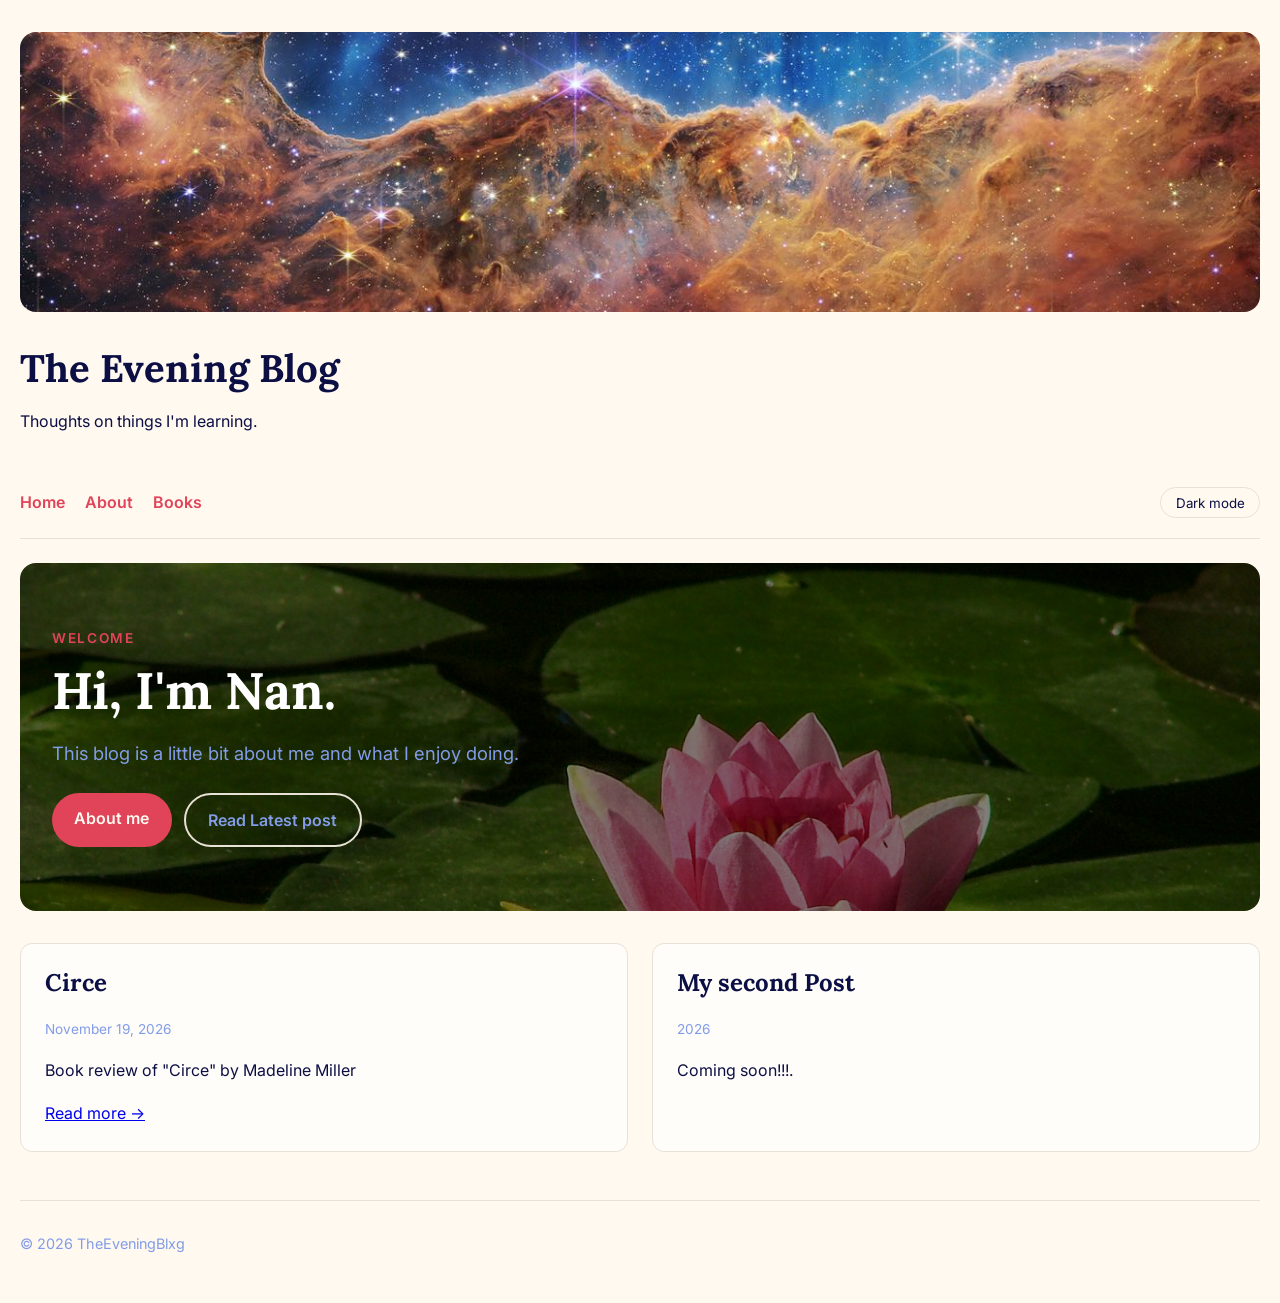
<file: index.html>
<!DOCTYPE html>
<html lang="en">
<head>
  <meta charset="UTF-8">
  <meta name="viewport" content="width=device-width, initial-scale=1">
  <title>EveningBlxg</title>
    <link rel="preconnect" href="https://fonts.googleapis.com">
<link rel="preconnect" href="https://fonts.gstatic.com" crossorigin>
<link href="https://fonts.googleapis.com/css2?family=Lora:wght@400;600&family=Inter:wght@400;600&display=swap" rel="stylesheet">
  <link rel="stylesheet" href="style.css">
</head>
<body>
  <img class="banner" src="images/header.jpg" alt="James Webb Space Telescope NIRCam Image of the “Cosmic Cliffs” in Carina Nebula ">
  <div class="site-title">
    <h1>The Evening Blog</h1>
    <p>Thoughts on things I'm learning.</p>
  </div>

  <header>
    <nav>
  <a href="index.html">Home</a>
  <a href="about.html">About</a>
  <a href="books.html">Books</a>
          <button id="theme-toggle">Dark mode</button>
    </nav>
  </header>

  <main>
      <section class="hero">
  <p class="eyebrow">Welcome</p>
  <h2>Hi, I'm Nan.</h2>
  <p class="lead">This blog is a little bit about me and what I enjoy doing.</p>
  <div class="hero-buttons">
  <a class="button" href="about.html">About me</a>
  <a class="button secondary" href="#posts">Read Latest post</a>
  </div>

</section>
  <div class="posts" id="posts">
    <article>
      <div class="post-body">
       <h2><a href="book-circe.html">Circe</a></h2>
       <p class="date">November 19, 2026</p>
       <p>Book review of "Circe" by Madeline Miller</p>
       <a href="book-circe.html">Read more &rarr;</a>
      </div>
    </article>
      <article>
      <h2>My second Post</h2>
      <p class="date">2026</p>
      <p>Coming soon!!!.</p>
    </article>
  </div>
  </main>

  <footer>
    <p>&copy; 2026 TheEveningBlxg</p>
  </footer>
<script src="script.js"></script>
</body>
</html>
</file>
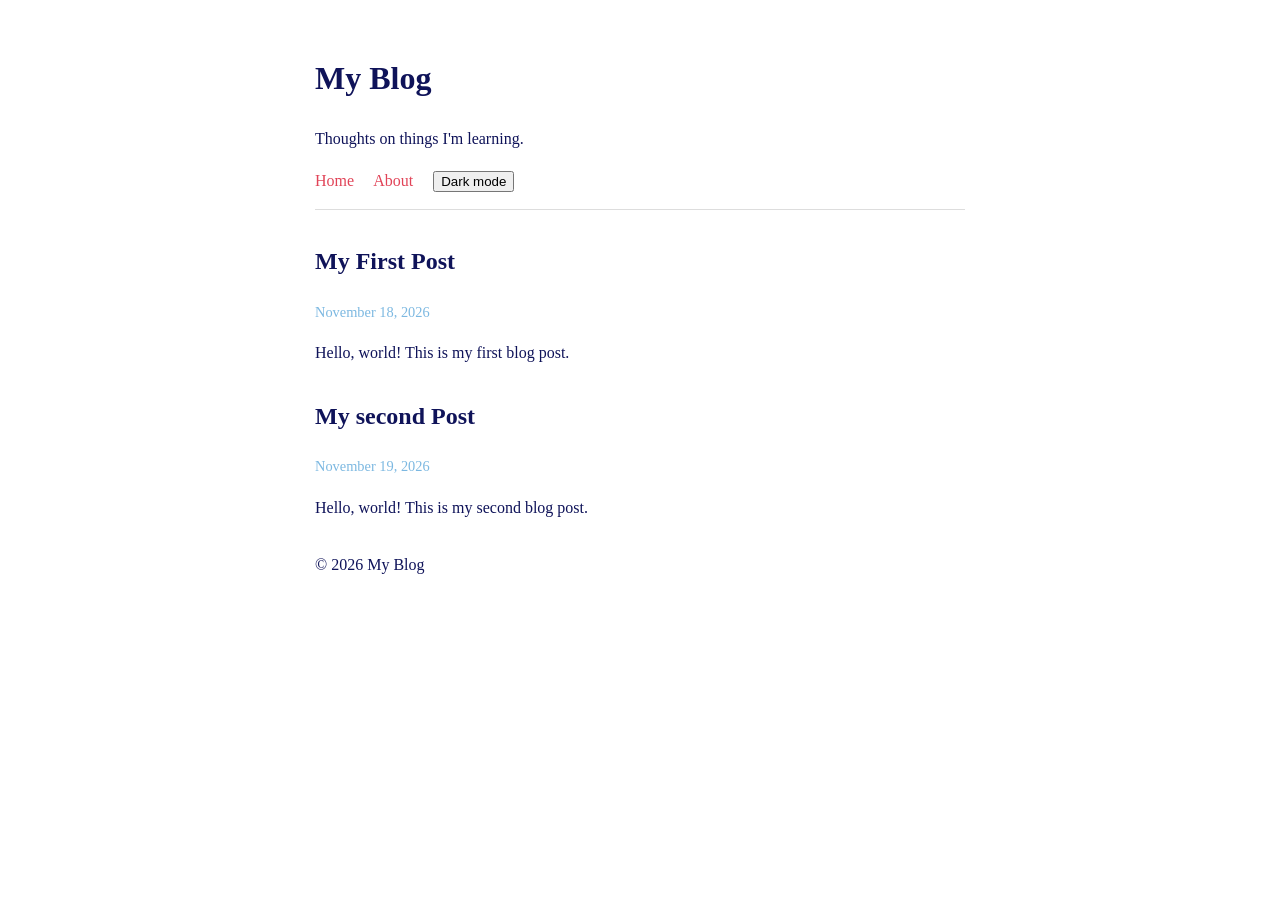
<file: publish material/index.html>
<!DOCTYPE html>
<html lang="en">
<head>
  <meta charset="UTF-8">
  <meta name="viewport" content="width=device-width, initial-scale=1">
  <title>My Blog</title>
  <link rel="stylesheet" href="style.css">
</head>
<body>
  <header>
    <h1>My Blog</h1>
    <p>Thoughts on things I'm learning.</p>
      <nav>
  <a href="index.html">Home</a>
  <a href="about.html">About</a>
          <button id="theme-toggle">Dark mode</button>
</nav>
  </header>

  <main>
    <article>
      <h2>My First Post</h2>
      <p class="date">November 18, 2026</p>
      <p>Hello, world! This is my first blog post.</p>
    </article>
      <article>
      <h2>My second Post</h2>
      <p class="date">November 19, 2026</p>
      <p>Hello, world! This is my second blog post.</p>
    </article>
  </main>

  <footer>
    <p>&copy; 2026 My Blog</p>
  </footer>
<script src="script.js"></script>
</body>
</html>
</file>
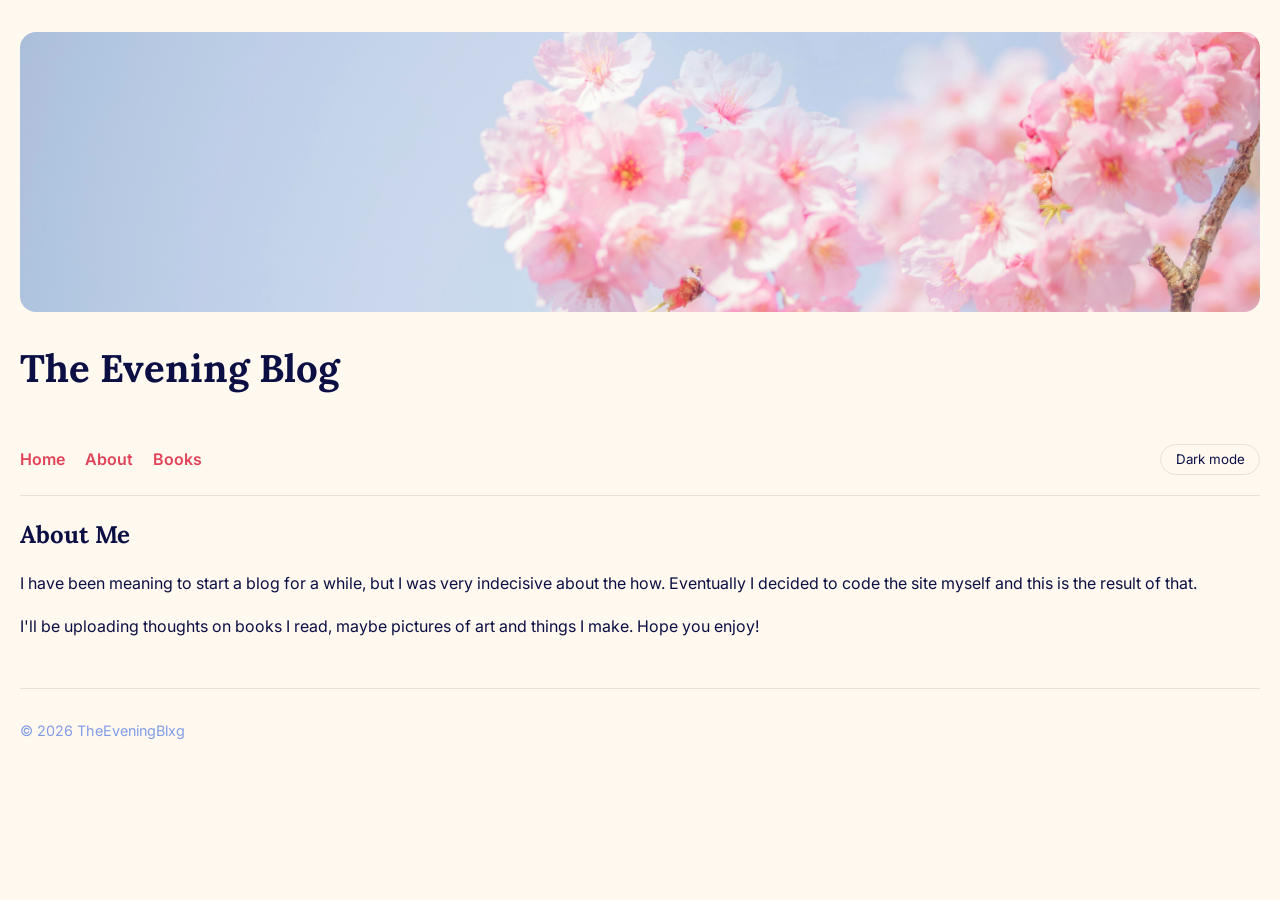
<file: about.html>
<!DOCTYPE html>
<html lang="en">
<head>
  <meta charset="UTF-8">
  <meta name="viewport" content="width=device-width, initial-scale=1">
  <title>About - The Evening Blog</title>
    <link rel="preconnect" href="https://fonts.googleapis.com">
<link rel="preconnect" href="https://fonts.gstatic.com" crossorigin>
<link href="https://fonts.googleapis.com/css2?family=Lora:wght@400;600&family=Inter:wght@400;600&display=swap" rel="stylesheet">
  <link rel="stylesheet" href="style.css">
</head>
<body>
  <img class="banner" src="images/about-header.jpg" alt="Sakura in the spring">
  <div class="site-title">
    <h1>The Evening Blog</h1>
  </div>

  <header>
    <nav>
      <a href="index.html">Home</a>
      <a href="about.html">About</a>
      <a href="books.html">Books</a>
        <button id="theme-toggle">Dark mode</button>
    </nav>
  </header>

  <main>
    <h2>About Me</h2>
    <p>I have been meaning to start a blog for a while, but I was very indecisive about the how.
        Eventually I decided to code the site myself and this is the result of that.</p>
    <p>I'll be uploading thoughts on books I read, maybe pictures of art and things I make. Hope you enjoy!</p>


  </main>

  <footer>
    <p>&copy; 2026 TheEveningBlxg</p>
  </footer>
<script src="script.js"></script>
</body>
</html>
</file>
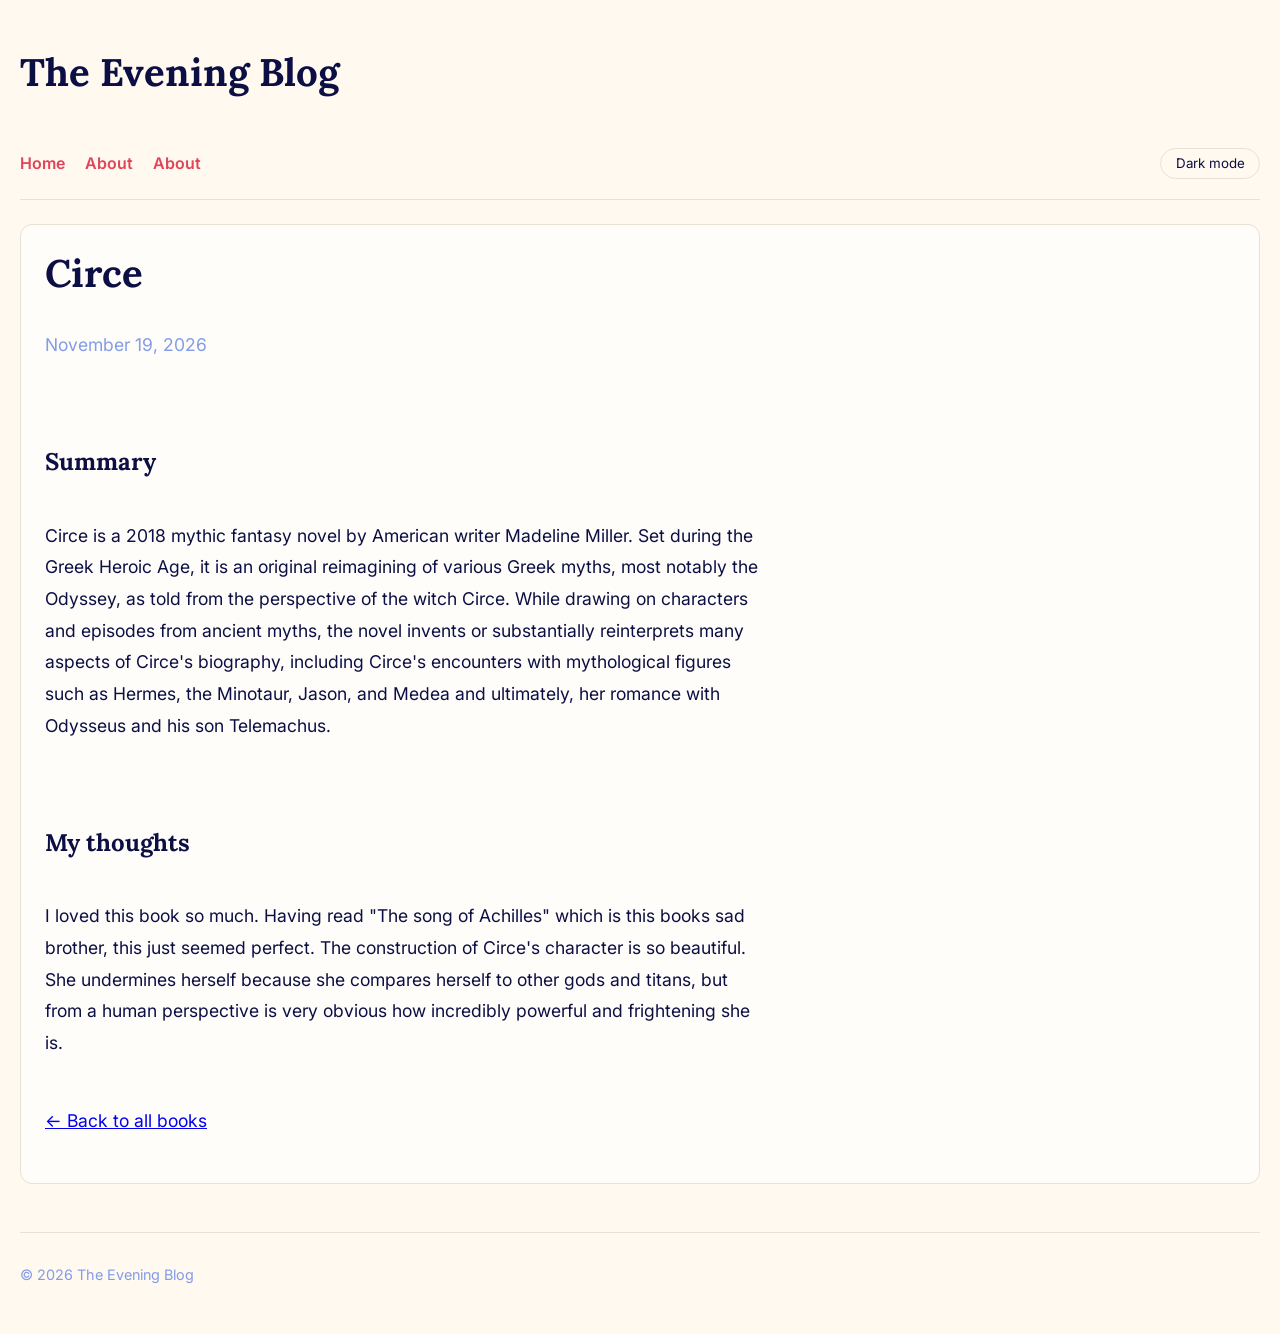
<file: book-circe.html>
<!DOCTYPE html>
<html lang="en">
<head>
  <meta charset="UTF-8">
  <meta name="viewport" content="width=device-width, initial-scale=1">
  <title>Books-Circe - The Evening Blog</title>
  <link rel="preconnect" href="https://fonts.googleapis.com">
  <link rel="preconnect" href="https://fonts.gstatic.com" crossorigin>
  <link href="https://fonts.googleapis.com/css2?family=Lora:wght@400;600&family=Inter:wght@400;600&display=swap" rel="stylesheet">
  <link rel="stylesheet" href="style.css">
</head>

<body>
  <div class="site-title">
    <h1>The Evening Blog</h1>
  </div>

  <header>
    <nav>
      <a href="index.html">Home</a>
      <a href="about.html">About</a>
      <a href="books.html">About</a>
      <button id="theme-toggle">Dark mode</button>
    </nav>
  </header>

  <main>
    <article class="full-post">
      <h1>Circe</h1>
      <p class="date">November 19, 2026</p>

      <h3>Summary</h3>
      <p>Circe is a 2018 mythic fantasy novel by American writer Madeline Miller.
          Set during the Greek Heroic Age, it is an original reimagining of various Greek myths, most notably the Odyssey,
          as told from the perspective of the witch Circe. While drawing on characters and episodes from ancient myths,
          the novel invents or substantially reinterprets many aspects of Circe's biography, including Circe's encounters
          with mythological figures such as Hermes, the Minotaur, Jason, and Medea and ultimately, her romance with Odysseus
          and his son Telemachus.</p>

      <h3>My thoughts</h3>
      <p>I loved this book so much. Having read "The song of Achilles" which is this books sad brother, this just seemed perfect.
          The construction of Circe's character is so beautiful. She undermines herself because she compares herself to other gods
          and titans, but from a human perspective is very obvious how incredibly powerful and frightening she is. </p>

      <p><a href="books.html">&larr; Back to all books</a></p>
    </article>
  </main>

  <footer>
    <p>&copy; 2026 The Evening Blog</p>
  </footer>

  <script src="script.js"></script>
</body>
</html>
</file>
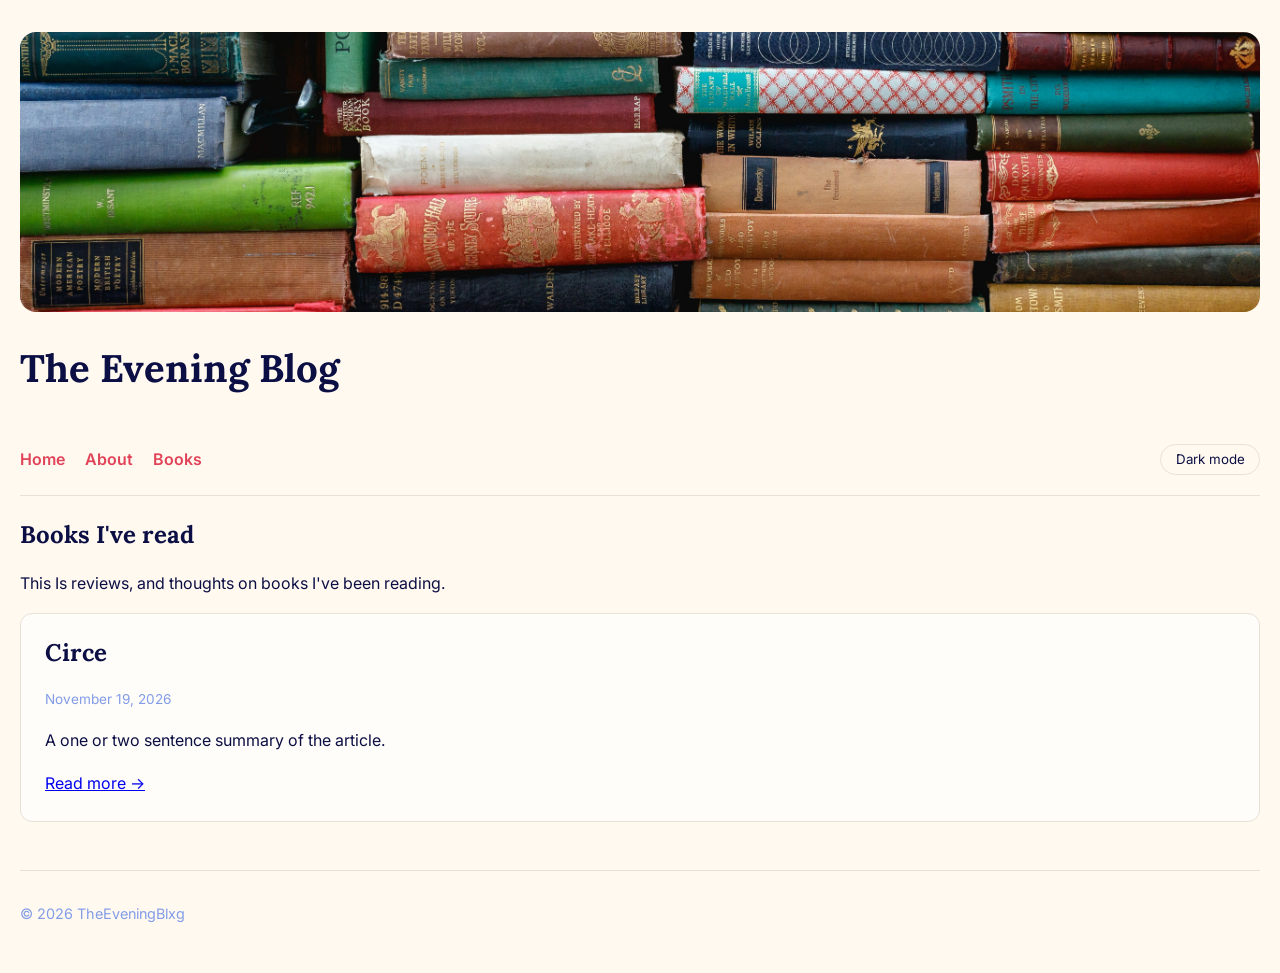
<file: books.html>
<!DOCTYPE html>
<html lang="en">
<head>
  <meta charset="UTF-8">
  <meta name="viewport" content="width=device-width, initial-scale=1">
  <title>Books - The Evening Blog</title>
    <link rel="preconnect" href="https://fonts.googleapis.com">
<link rel="preconnect" href="https://fonts.gstatic.com" crossorigin>
<link href="https://fonts.googleapis.com/css2?family=Lora:wght@400;600&family=Inter:wght@400;600&display=swap" rel="stylesheet">
  <link rel="stylesheet" href="style.css">
</head>

<body>
  <img class="banner" src="images/books-header.jpg" alt="Sakura in the spring">
  <div class="site-title">
    <h1>The Evening Blog</h1>
  </div>

  <header>
    <nav>
      <a href="index.html">Home</a>
      <a href="about.html">About</a>
      <a href="books.html">Books</a>
        <button id="theme-toggle">Dark mode</button>
    </nav>
  </header>

  <main>
    <h2>Books I've read</h2>
    <p>This Is reviews, and thoughts on books I've been reading.</p>

    <div class="posts">
    <article>
      <div class="post-body">
        <h2><a href="book-circe.html">Circe</a></h2>
        <p class="date">November 19, 2026</p>
        <p>A one or two sentence summary of the article.</p>
        <a href="book-circe.html">Read more &rarr;</a>
      </div>
    </article>
    </div>
   </main>

  <footer>
    <p>&copy; 2026 TheEveningBlxg</p>
  </footer>
<script src="script.js"></script>
</body>
</html>
</file>
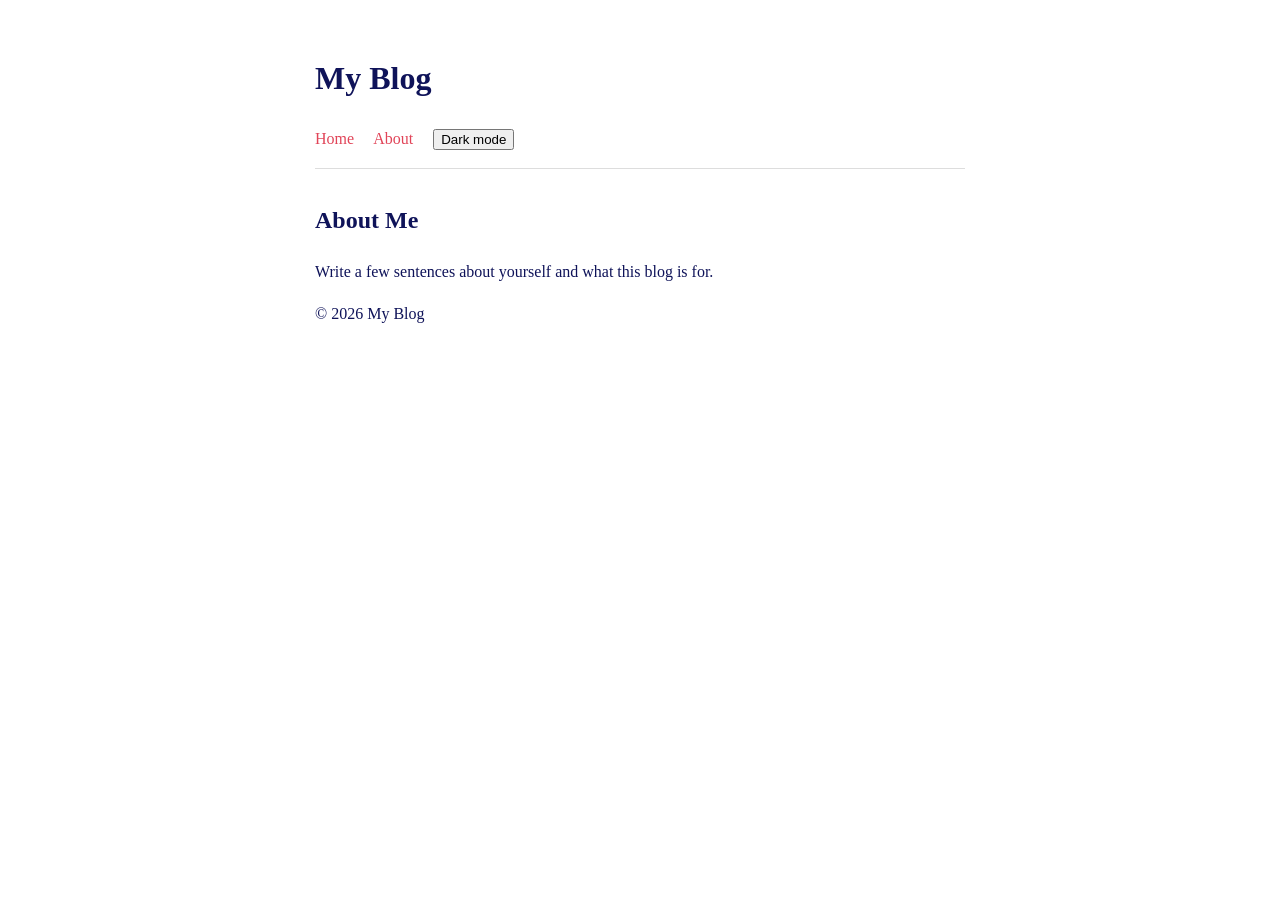
<file: publish material/about.html>
<!DOCTYPE html>
<html lang="en">
<head>
  <meta charset="UTF-8">
  <meta name="viewport" content="width=device-width, initial-scale=1">
  <title>About - My Blog</title>
  <link rel="stylesheet" href="style.css">
</head>
<body>
  <header>
    <h1>My Blog</h1>
    <nav>
      <a href="index.html">Home</a>
      <a href="about.html">About</a>
        <button id="theme-toggle">Dark mode</button>
    </nav>
  </header>

  <main>
    <h2>About Me</h2>
    <p>Write a few sentences about yourself and what this blog is for.</p>
  </main>

  <footer>
    <p>&copy; 2026 My Blog</p>
  </footer>
<script src="script.js"></script>
</body>
</html>
</file>
<file: style.css>
:root {
  --bg: #fff9f0;
  --text: #0c0f44;
  --muted: #829CE7;
  --accent: #E14458;
  --card: #fffdfa;
  --border: #e7e1d6;
}

body.dark {
  --bg: #16181d;
  --text: #7CB8E1;
  --muted: #D9B0BC;
  --accent: #E14458;
  --card: #1f2229;
  --border: #2d313a;
}

* {
  box-sizing: border-box;
}

body {
  font-family: "Inter", sans-serif;
  background: var(--bg);
  color: var(--text);
  max-width: 1800px;
  margin: 0 auto;
  padding: 2rem 1.25rem;
  line-height: 1.7;
  transition: background 0.3s, color 0.3s;
}

h1, h2 {
  font-family: "Lora", serif;
  line-height: 1.25;
}

h1 {
  font-size: 2.4rem;
  margin: 0 0 0.5rem;
}

.banner {
  width: 100%;
  height: 260px;
  object-fit: cover;
  border-radius: 16px;
  display: flex;
  align-items: flex-end;
  margin-bottom: 1rem;
  min-height: 280px;
}

.site-title {
  padding-top: 1rem;
}

header {
  position: sticky;
  top: 0;
  z-index: 100;
  background: var(--bg);
  border-bottom: 1px solid var(--border);
  padding-bottom: 1.25rem;
  margin-bottom: 1.5rem;
  padding-top: 1.25rem;
  margin-top: 2rem;
}

nav {
  display: flex;
  align-items: center;
  gap: 1.25rem;
}

nav a {
  color: var(--accent);
  text-decoration: none;
  font-weight: 600;
}

nav a:hover {
  text-decoration: underline;
}

nav button {
  margin-left: auto;
  background: transparent;
  color: var(--text);
  border: 1px solid var(--border);
  border-radius: 999px;
  padding: 0.4rem 0.9rem;
  font-family: inherit;
  cursor: pointer;
}

nav button:hover {
  border-color: var(--accent);
}

article {
  background: var(--card);
  border: 1px solid var(--border);
  border-radius: 12px;
  padding: 1.5rem;
  margin-bottom: 1.5rem;
  transition: transform 0.2s, box-shadow 0.2s;
}

article:hover {
  transform: translateY(-3px);
  box-shadow: 0 8px 20px rgba(0, 0, 0, 0.08);
}

article h2 {
  margin-top: 0;
}

.full-post {
  display: grid;
  grid-template-columns: 1fr;
  gap: 1.5rem;
}

.full-post:hover {
  transform: none;
  box-shadow: none;
}

.full-post p {
  font-size: 1.1rem;
  line-height: 1.8;
  max-width: 65ch;
  margin: 0 0 1.4rem;
}

.full-post h3 {
  font-family: "Lora", serif;
  font-size: 1.5rem;
  margin: 2.2rem 0 0.8rem;
}

.full-post img {
  width: 100%;
  border-radius: 12px;
  margin: 1.5rem 0;
}

article h2 a {
  color: inherit;
  text-decoration: none;
}

article h2 a:hover {
  color: var(--accent);
}

.date {
  color: var(--muted);
  font-size: 0.85rem;
}

footer {
  border-top: 1px solid var(--border);
  margin-top: 3rem;
  padding-top: 1rem;
  color: var(--muted);
  font-size: 0.9rem;
}

.hero {
  background-image: linear-gradient(rgba(0, 0, 0, 0.5), rgba(0, 0, 0, 0.5)), url("images/hero-bgr.jpg");
  background-size: cover;
  background-position: center;
  color: #fff;
  padding: 4rem 2rem;
  border-radius: 16px;
  margin-bottom: 2rem;

}

.eyebrow {
  color: var(--accent);
  font-weight: 600;
  font-size: 0.85rem;
  letter-spacing: 0.12em;
  text-transform: uppercase;
  margin: 0 0 0.5rem;
}

.hero h2 {
  font-size: clamp(2rem, 6vw, 3.2rem);
  margin: 0 0 1rem;
}

.lead {
  font-size: 1.15rem;
  color: var(--muted);
  max-width: 34rem;
  margin: 0 0 1.5rem;
}

.button {
  display: inline-block;
  background: var(--accent);
  color: var(--bg);
  padding: 0.7rem 1.4rem;
  border-radius: 999px;
  text-decoration: none;
  font-weight: 600;
  transition: transform 0.2s, box-shadow 0.2s;
}

.button:hover {
  transform: translateY(-2px);
  box-shadow: 0 6px 16px rgba(0, 0, 0, 0.15);
}

.button.secondary {
  background: transparent;
  color: var(--muted);
  border: 2px solid var(--border);
  transition: transform 0.2s, box-shadow 0.2s;
}

.button.secondary:hover {
  border-color: var(--accent);
  box-shadow: none;
}

.hero-buttons {
  display: flex;
  gap: 0.75rem;
  flex-wrap: wrap;
}

html {
    scroll-behavior: smooth;
}

.posts {
  display: grid;
  grid-template-columns: repeat(auto-fit, minmax(300px, 1fr));
  gap: 1.5rem;
}

.posts article {
  margin-bottom: 0;
}

@media (max-width: 600px) {
  h1 {
    font-size: 1.9rem;
  }

  article {
    padding: 1.1rem;
  }
}
</file>
<file: publish material/style.css>
body {
  font-family: Georgia, serif;
  max-width: 650px;
  margin: 0 auto;
  padding: 2rem 1rem;
  line-height: 1.6;
  color: #0F1359;
}

header { border-bottom: 1px solid #ddd; margin-bottom: 2rem; }
.date { color: #7CB8E1; font-size: 0.9rem; }
article { margin-bottom: 2rem; }

nav a {
  margin-right: 1rem;
  color: #E14458;
  text-decoration: none;
}

nav a:hover {
  text-decoration: underline;
}

header {
  padding-bottom: 1rem;
}

body.dark {
  background: #1a1a1a;
  color: #829CE7;
}

body.dark header {
  border-bottom-color: #444;
}

body.dark nav a {
  color: #E14458;
}

@media (max-width: 600px) {
  body {
    padding: 1rem;
    font-size: 1.05rem;
  }

  h1 {
    font-size: 1.8rem;
  }

  nav a {
    display: inline-block;
    padding: 0.5rem 0;
  }
}
</file>
